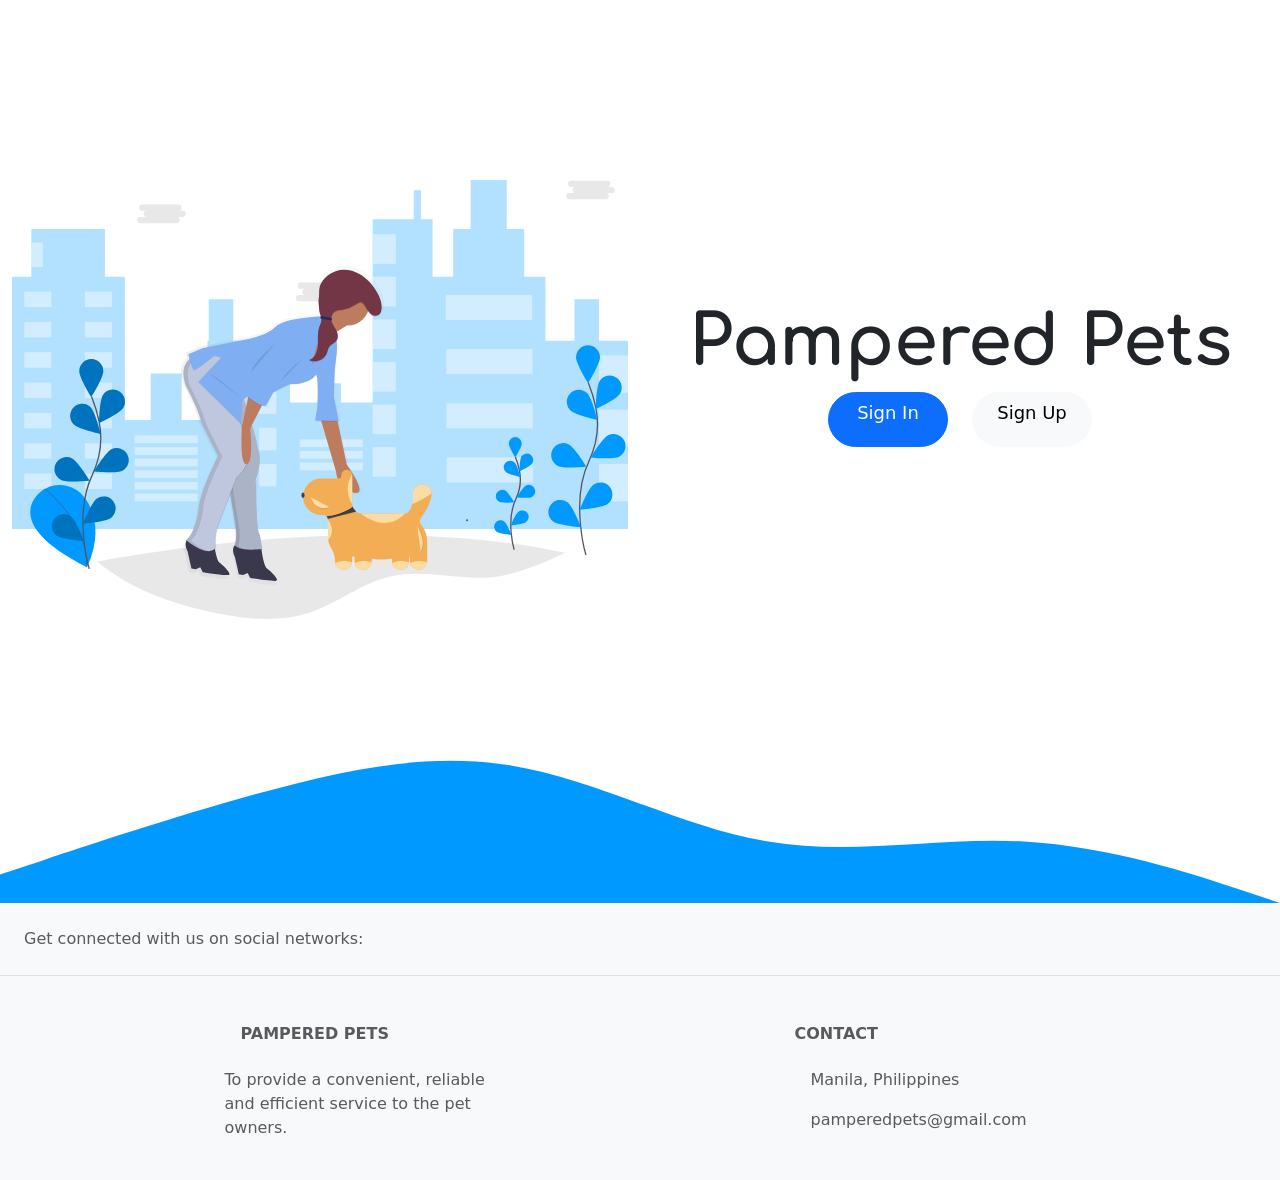
<file: index.html>
<!doctype html>
<html lang="en">
  <head>
    <meta charset="utf-8">
    <meta name="viewport" content="width=device-width, initial-scale=1">
    <link href="assets/style.css" rel="stylesheet">
    <link href="https://cdn.jsdelivr.net/npm/bootstrap@5.0.2/dist/css/bootstrap.min.css" rel="stylesheet" integrity="sha384-EVSTQN3/azprG1Anm3QDgpJLIm9Nao0Yz1ztcQTwFspd3yD65VohhpuuCOmLASjC" crossorigin="anonymous">
    <script src="https://cdn.jsdelivr.net/npm/@popperjs/core@2.9.2/dist/umd/popper.min.js" integrity="sha384-IQsoLXl5PILFhosVNubq5LC7Qb9DXgDA9i+tQ8Zj3iwWAwPtgFTxbJ8NT4GN1R8p" crossorigin="anonymous"></script>
    <script src="https://cdn.jsdelivr.net/npm/bootstrap@5.0.2/dist/js/bootstrap.min.js" integrity="sha384-cVKIPhGWiC2Al4u+LWgxfKTRIcfu0JTxR+EQDz/bgldoEyl4H0zUF0QKbrJ0EcQF" crossorigin="anonymous"></script>
    <title>Pampered Pets</title>
  </head>
  <body>
    
   
    <div class="container-fluid index">
      <div class="row">
          <div class="col-md-6">
            <img src="images/dog.svg" class="pagelog">
          </div>
          <div class="col-md-6">
              <br><br><br><br><br>
              <h1 class="brandtitle"><b>Pampered Pets</b></h1>
              <div class="row">
                <div class="col"></div>
                <div class="col">
                  <a href="signin.html" class="btn btn-primary btns" style="float: right; font-size: 18px; border-radius: 35px;">Sign In</a>
                </div>
                <div class="col">
                  <a href="signup.html" class="btn btn-light btns" style="float: left; font-size: 18px; border-radius: 35px;">Sign Up</a>
                </div>
                <div class="col"></div>                
              </div>
          </div>
      </div>
    </div>
   

    <img src="images/wave.svg" class="footer">
    <!-- Footer -->
<footer class="text-center text-lg-start bg-light text-muted">
  <!-- Section: Social media -->
  <section
    class="d-flex justify-content-center justify-content-lg-between p-4 border-bottom"
  >
    <!-- Left -->
    <div class="me-5 d-none d-lg-block">
      <span>Get connected with us on social networks:</span>
    </div>
    <!-- Left -->

    <!-- Right -->
    <div>
      <a href="" class="me-4 text-reset">
        <i class="fab fa-facebook-f"></i>
      </a>
      <a href="" class="me-4 text-reset">
        <i class="fab fa-twitter"></i>
      </a>
      <a href="" class="me-4 text-reset">
        <i class="fab fa-google"></i>
      </a>
      <a href="" class="me-4 text-reset">
        <i class="fab fa-instagram"></i>
      </a>
      <a href="" class="me-4 text-reset">
        <i class="fab fa-linkedin"></i>
      </a>
      <a href="" class="me-4 text-reset">
        <i class="fab fa-github"></i>
      </a>
    </div>
    <!-- Right -->
  </section>
  <!-- Section: Social media -->

  <!-- Section: Links  -->
  <section class="">
    <div class="container text-center text-md-start mt-5">
      <!-- Grid row -->
      <div class="row mt-3">
        <!-- Grid column -->

        <div class="col-md-3 col-lg-4 col-xl-3 mx-auto mb-4">
          <!-- Content -->
          <h6 class="text-uppercase fw-bold mb-4">
            <i class="fas fa-gem me-3"></i>Pampered Pets
          </h6>
          <p>
           To provide a convenient, reliable and efficient service to the pet owners.
          </p>
        </div>
        <!-- Grid column -->

       
 
        <div class="col-md-4 col-lg-3 col-xl-3 mx-auto mb-md-0 mb-4">
          <!-- Links -->
          <h6 class="text-uppercase fw-bold mb-4">
            Contact
          </h6>
          <p><i class="fas fa-home me-3"></i>Manila, Philippines</p>
          <p>
            <i class="fas fa-envelope me-3"></i>
            pamperedpets@gmail.com
          </p>
     
        </div>
        <!-- Grid column -->
      </div>
      <!-- Grid row -->
    </div>
  </section>

</footer>
<!-- Footer -->

  </body>
</html>
</file>
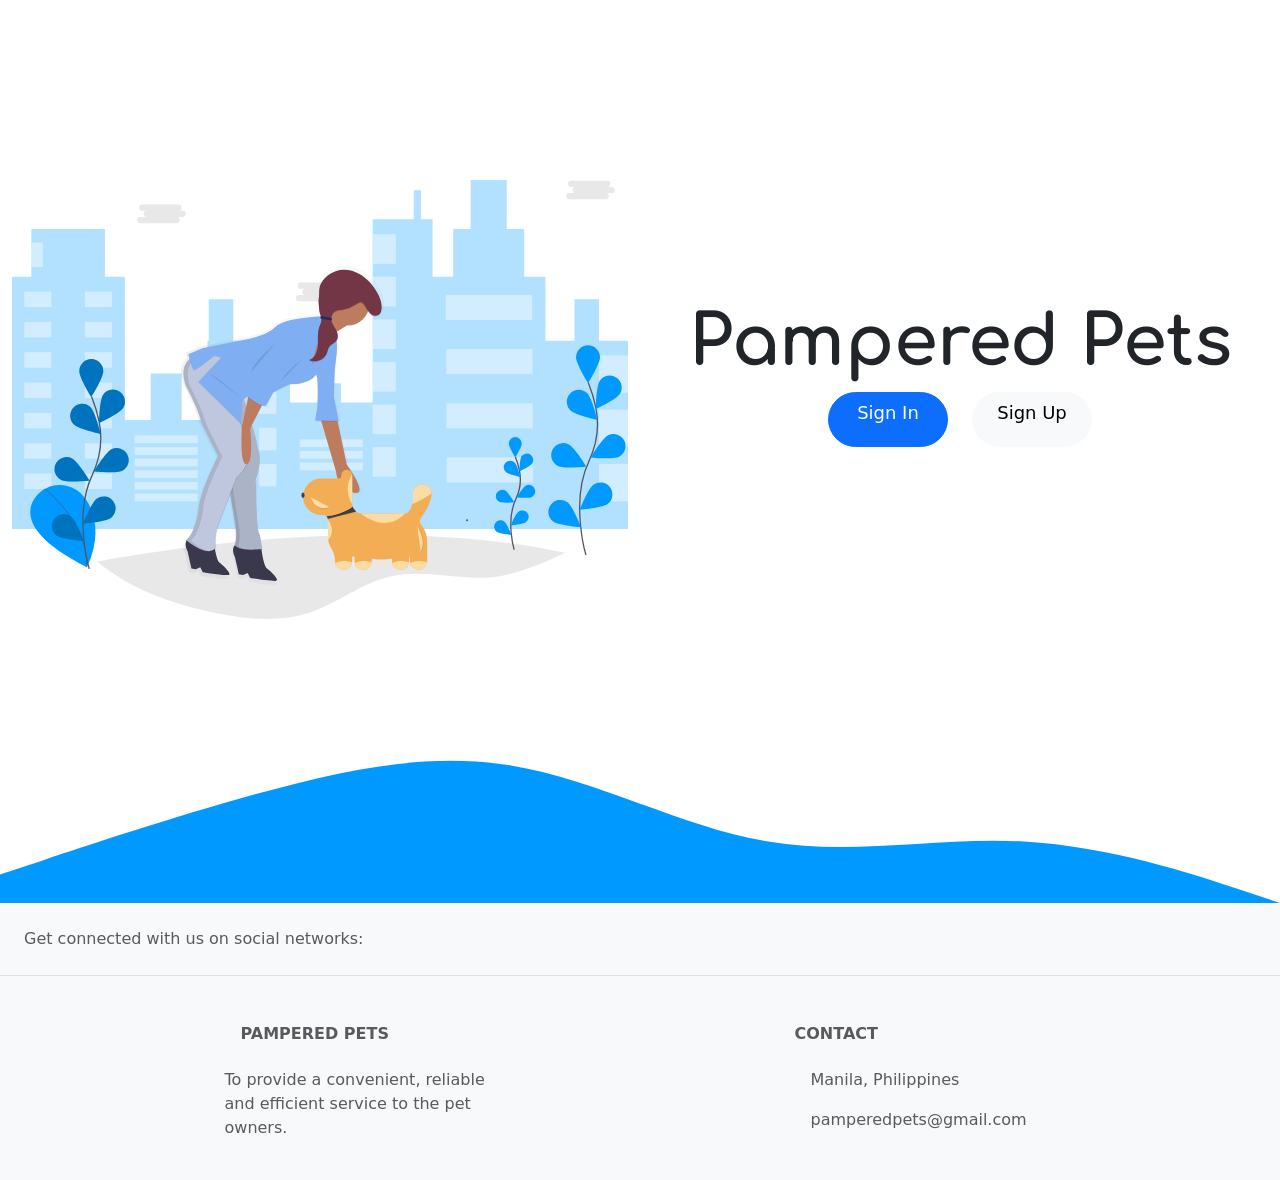
<file: html/index.html>
<!doctype html>
<html lang="en">
  <head>
    <meta charset="utf-8">
    <meta name="viewport" content="width=device-width, initial-scale=1">
    <link href="../assets/style.css" rel="stylesheet">
    <link href="https://cdn.jsdelivr.net/npm/bootstrap@5.0.2/dist/css/bootstrap.min.css" rel="stylesheet" integrity="sha384-EVSTQN3/azprG1Anm3QDgpJLIm9Nao0Yz1ztcQTwFspd3yD65VohhpuuCOmLASjC" crossorigin="anonymous">
    <script src="https://cdn.jsdelivr.net/npm/@popperjs/core@2.9.2/dist/umd/popper.min.js" integrity="sha384-IQsoLXl5PILFhosVNubq5LC7Qb9DXgDA9i+tQ8Zj3iwWAwPtgFTxbJ8NT4GN1R8p" crossorigin="anonymous"></script>
    <script src="https://cdn.jsdelivr.net/npm/bootstrap@5.0.2/dist/js/bootstrap.min.js" integrity="sha384-cVKIPhGWiC2Al4u+LWgxfKTRIcfu0JTxR+EQDz/bgldoEyl4H0zUF0QKbrJ0EcQF" crossorigin="anonymous"></script>
    <title>Pampered Pets</title>
  </head>
  <body>
    <div class="container-fluid index">
      <div class="row">
          <div class="col-md-6">
            <img src="../images/dog.svg" class="pagelog">
          </div>
          <div class="col-md-6">
              <br><br><br><br><br>
              <h1 class="brandtitle"><b>Pampered Pets</b></h1>
              <div class="row">
                <div class="col"></div>
                <div class="col">
                  <a href="../html/signin.html" class="btn btn-primary btns" style="float: right; font-size: 18px; border-radius: 35px;">Sign In</a>
                </div>
                <div class="col">
                  <a href="../html/signup.html" class="btn btn-light btns" style="float: left; font-size: 18px; border-radius: 35px;">Sign Up</a>
                </div>
                <div class="col"></div>                
              </div>
          </div>
      </div>
    </div>
    <img src="../images/wave.svg" class="footer">

    <!-- Footer -->
<footer class="text-center text-lg-start bg-light text-muted">
  <!-- Section: Social media -->
  <section
    class="d-flex justify-content-center justify-content-lg-between p-4 border-bottom"
  >
    <!-- Left -->
    <div class="me-5 d-none d-lg-block">
      <span>Get connected with us on social networks:</span>
    </div>
    <!-- Left -->

    <!-- Right -->
    <div>
      <a href="" class="me-4 text-reset">
        <i class="fab fa-facebook-f"></i>
      </a>
      <a href="" class="me-4 text-reset">
        <i class="fab fa-twitter"></i>
      </a>
      <a href="" class="me-4 text-reset">
        <i class="fab fa-google"></i>
      </a>
      <a href="" class="me-4 text-reset">
        <i class="fab fa-instagram"></i>
      </a>
      <a href="" class="me-4 text-reset">
        <i class="fab fa-linkedin"></i>
      </a>
      <a href="" class="me-4 text-reset">
        <i class="fab fa-github"></i>
      </a>
    </div>
    <!-- Right -->
  </section>
  <!-- Section: Social media -->

  <!-- Section: Links  -->
  <section class="">
    <div class="container text-center text-md-start mt-5">
      <!-- Grid row -->
      <div class="row mt-3">
        <!-- Grid column -->

        <div class="col-md-3 col-lg-4 col-xl-3 mx-auto mb-4">
          <!-- Content -->
          <h6 class="text-uppercase fw-bold mb-4">
            <i class="fas fa-gem me-3"></i>Pampered Pets
          </h6>
          <p>
           To provide a convenient, reliable and efficient service to the pet owners.
          </p>
        </div>
        <!-- Grid column -->

       
 
        <div class="col-md-4 col-lg-3 col-xl-3 mx-auto mb-md-0 mb-4">
          <!-- Links -->
          <h6 class="text-uppercase fw-bold mb-4">
            Contact
          </h6>
          <p><i class="fas fa-home me-3"></i>Manila, Philippines</p>
          <p>
            <i class="fas fa-envelope me-3"></i>
            pamperedpets@gmail.com
          </p>
     
        </div>
        <!-- Grid column -->
      </div>
      <!-- Grid row -->
    </div>
  </section>

</footer>
<!-- Footer -->

  </body>
</html>
</file>
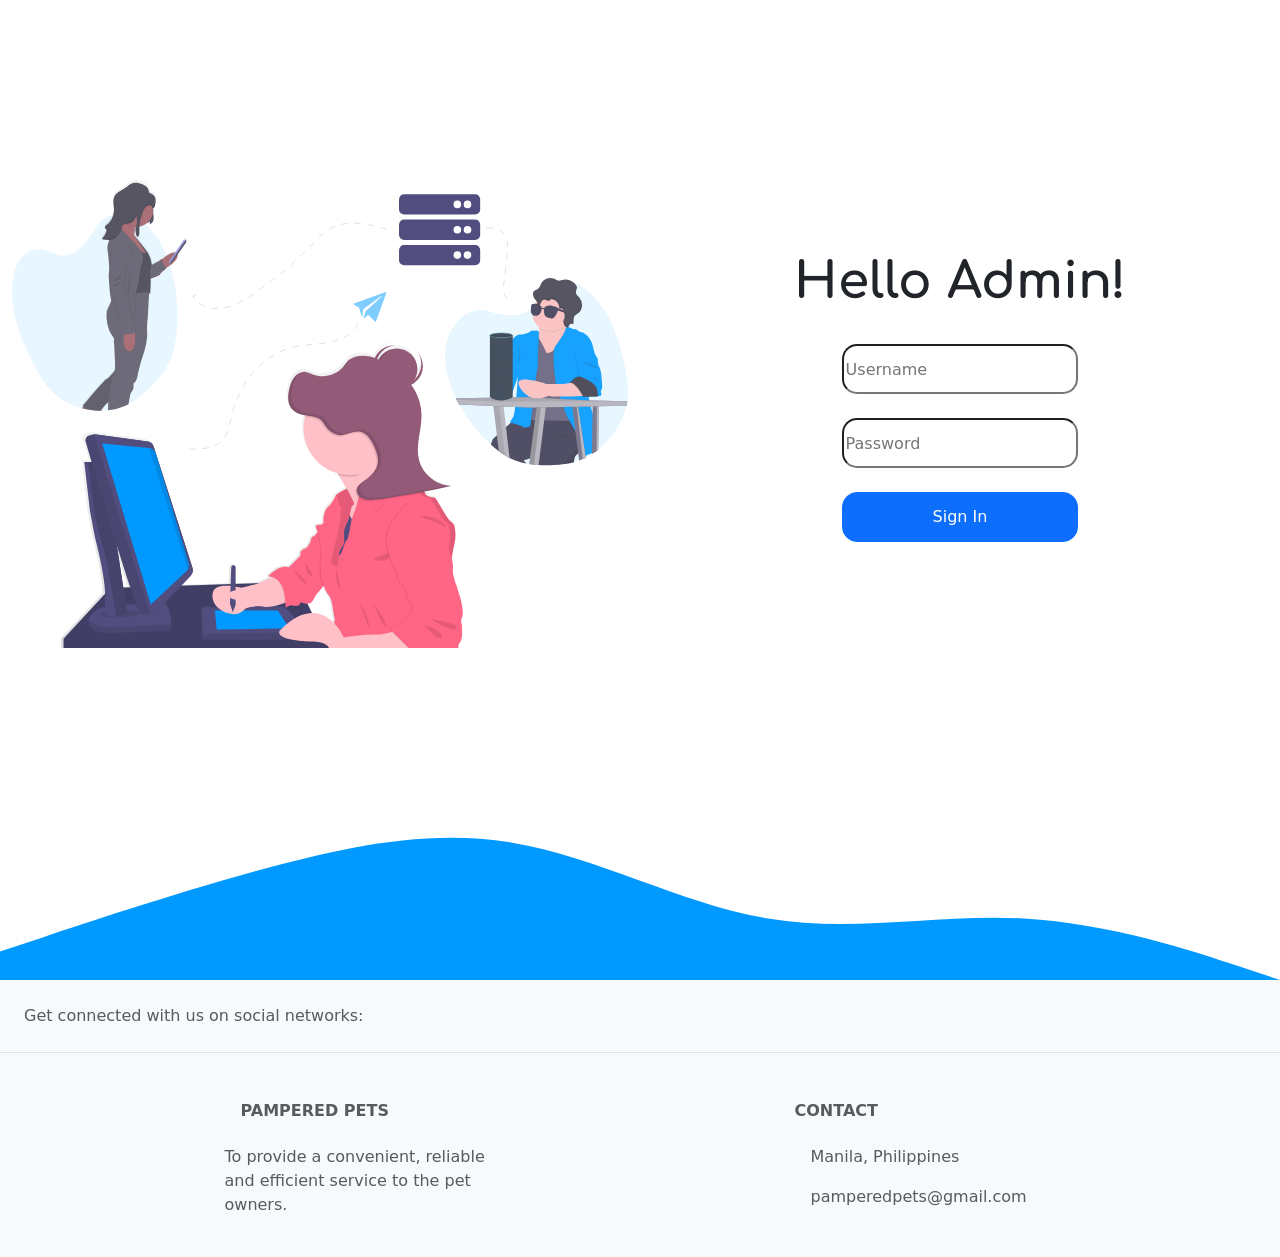
<file: adminsignin.html>
<!doctype html>
<html lang="en">
  <head>
    <meta charset="utf-8">
    <meta name="viewport" content="width=device-width, initial-scale=1">
    <link href="assets/style.css" rel="stylesheet">
    <link href="https://cdn.jsdelivr.net/npm/bootstrap@5.0.2/dist/css/bootstrap.min.css" rel="stylesheet" integrity="sha384-EVSTQN3/azprG1Anm3QDgpJLIm9Nao0Yz1ztcQTwFspd3yD65VohhpuuCOmLASjC" crossorigin="anonymous">
    <script src="https://cdn.jsdelivr.net/npm/@popperjs/core@2.9.2/dist/umd/popper.min.js" integrity="sha384-IQsoLXl5PILFhosVNubq5LC7Qb9DXgDA9i+tQ8Zj3iwWAwPtgFTxbJ8NT4GN1R8p" crossorigin="anonymous"></script>
    <script src="https://cdn.jsdelivr.net/npm/bootstrap@5.0.2/dist/js/bootstrap.min.js" integrity="sha384-cVKIPhGWiC2Al4u+LWgxfKTRIcfu0JTxR+EQDz/bgldoEyl4H0zUF0QKbrJ0EcQF" crossorigin="anonymous"></script>
    <title>Sign In | Pampered Pets</title>
  </head>
  <body>
    
    <div class="container-fluid index">
      <div class="row">
          <div class="col-md-6">
              <div class="text-center">
                <img src="images/adminsign.svg" class="pagelog">
              </div>
          </div>
          <div class="col-md-6">
              <br><br><br>
                <h1 class="brandtitle" style="font-size: 50px;"><b>Hello Admin!</b></h1><br>
                <div class="row">
                    <div class="col-md-3"></div>
                    <div class="col-md-6">
                        <div style="text-align: center;">
                            <form method="POST" action ="actions/adminsignin.php">
                            <input type="text" class="inplog" placeholder="Username" name="username" required><br><br>
                            <input type="password" class="inplog" placeholder="Password" name="password" required><br><br>
                            <button type="submit" class="inplog btn btn-primary" name="signin" style="border-radius:15px;">Sign In</button><br>
                            </form>
                        </div>
                  </div>
                 <div class="col-md-3"></div>
                </div>
              </div>  
          </div>
      </div>
    </div>
   
<br><br>
    <img src="images/wave.svg" class="footer">
    <!-- Footer -->
<footer class="text-center text-lg-start bg-light text-muted">
  <!-- Section: Social media -->
  <section
    class="d-flex justify-content-center justify-content-lg-between p-4 border-bottom"
  >
    <!-- Left -->
    <div class="me-5 d-none d-lg-block">
      <span>Get connected with us on social networks:</span>
    </div>
    <!-- Left -->

    <!-- Right -->
    <div>
      <a href="" class="me-4 text-reset">
        <i class="fab fa-facebook-f"></i>
      </a>
      <a href="" class="me-4 text-reset">
        <i class="fab fa-twitter"></i>
      </a>
      <a href="" class="me-4 text-reset">
        <i class="fab fa-google"></i>
      </a>
      <a href="" class="me-4 text-reset">
        <i class="fab fa-instagram"></i>
      </a>
      <a href="" class="me-4 text-reset">
        <i class="fab fa-linkedin"></i>
      </a>
      <a href="" class="me-4 text-reset">
        <i class="fab fa-github"></i>
      </a>
    </div>
    <!-- Right -->
  </section>
  <!-- Section: Social media -->

  <!-- Section: Links  -->
  <section class="">
    <div class="container text-center text-md-start mt-5">
      <!-- Grid row -->
      <div class="row mt-3">
        <!-- Grid column -->

        <div class="col-md-3 col-lg-4 col-xl-3 mx-auto mb-4">
          <!-- Content -->
          <h6 class="text-uppercase fw-bold mb-4">
            <i class="fas fa-gem me-3"></i>Pampered Pets
          </h6>
          <p>
           To provide a convenient, reliable and efficient service to the pet owners.
          </p>
        </div>
        <!-- Grid column -->

       
 
        <div class="col-md-4 col-lg-3 col-xl-3 mx-auto mb-md-0 mb-4">
          <!-- Links -->
          <h6 class="text-uppercase fw-bold mb-4">
            Contact
          </h6>
          <p><i class="fas fa-home me-3"></i>Manila, Philippines</p>
          <p>
            <i class="fas fa-envelope me-3"></i>
            pamperedpets@gmail.com
          </p>
     
        </div>
        <!-- Grid column -->
      </div>
      <!-- Grid row -->
    </div>
  </section>

</footer>
<!-- Footer -->

  </body>
</html>
</file>
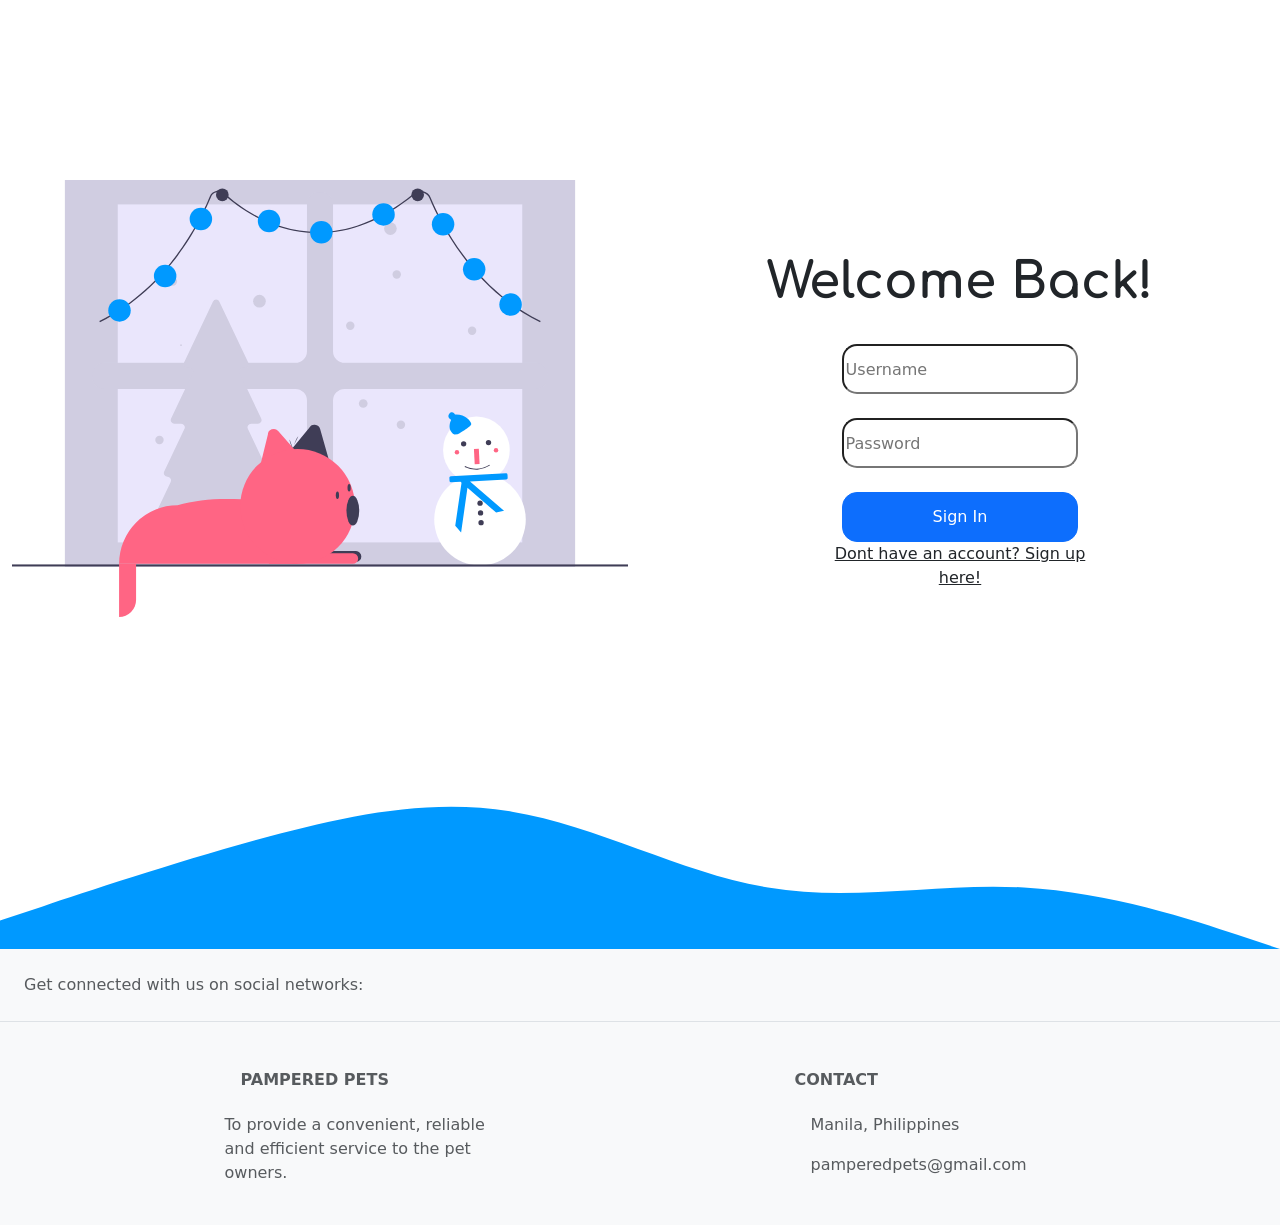
<file: signin.html>
<!doctype html>
<html lang="en">
  <head>
    <meta charset="utf-8">
    <meta name="viewport" content="width=device-width, initial-scale=1">
    <link href="assets/style.css" rel="stylesheet">
    <link href="https://cdn.jsdelivr.net/npm/bootstrap@5.0.2/dist/css/bootstrap.min.css" rel="stylesheet" integrity="sha384-EVSTQN3/azprG1Anm3QDgpJLIm9Nao0Yz1ztcQTwFspd3yD65VohhpuuCOmLASjC" crossorigin="anonymous">
    <script src="https://cdn.jsdelivr.net/npm/@popperjs/core@2.9.2/dist/umd/popper.min.js" integrity="sha384-IQsoLXl5PILFhosVNubq5LC7Qb9DXgDA9i+tQ8Zj3iwWAwPtgFTxbJ8NT4GN1R8p" crossorigin="anonymous"></script>
    <script src="https://cdn.jsdelivr.net/npm/bootstrap@5.0.2/dist/js/bootstrap.min.js" integrity="sha384-cVKIPhGWiC2Al4u+LWgxfKTRIcfu0JTxR+EQDz/bgldoEyl4H0zUF0QKbrJ0EcQF" crossorigin="anonymous"></script>
    <title>Sign In | Pampered Pets</title>
  </head>
  <body>
    
    <div class="container-fluid index">
      <div class="row">
          <div class="col-md-6">
            <img src="images/signin.svg" class="pagelog">
           </div>
             <div class="col-md-6">
               <br><br><br>
                <h1 class="brandtitle" style="font-size: 50px;"><b>Welcome Back!</b></h1><br>
                <div class="row">
                    <div class="col-md-3"></div>
                    <div class="col-md-6">
                        <div style="text-align: center;">
                            <form method="POST" action="actions/signincont.php">
                            <input type="text" class="inplog" placeholder="Username" name="username" required><br><br>
                            <input type="password" class="inplog" placeholder="Password" name="password" required><br><br>
                            <button type="submit" class="inplog btn btn-primary" name="signin" style="border-radius:15px;">Sign In</button><br>
                            <a class="text-dark" href="signup.html">Dont have an account? Sign up here!</a>
                            </form>
                        </div>
                  </div>
                 <div class="col-md-3"></div>
                </div>
              </div>  
          </div>
      </div>
    </div>
   
<br><br>
    <img src="images/wave.svg" class="footer">
    <!-- Footer -->
<footer class="text-center text-lg-start bg-light text-muted">
  <!-- Section: Social media -->
  <section
    class="d-flex justify-content-center justify-content-lg-between p-4 border-bottom"
  >
    <!-- Left -->
    <div class="me-5 d-none d-lg-block">
      <span>Get connected with us on social networks:</span>
    </div>
    <!-- Left -->

    <!-- Right -->
    <div>
      <a href="" class="me-4 text-reset">
        <i class="fab fa-facebook-f"></i>
      </a>
      <a href="" class="me-4 text-reset">
        <i class="fab fa-twitter"></i>
      </a>
      <a href="" class="me-4 text-reset">
        <i class="fab fa-google"></i>
      </a>
      <a href="" class="me-4 text-reset">
        <i class="fab fa-instagram"></i>
      </a>
      <a href="" class="me-4 text-reset">
        <i class="fab fa-linkedin"></i>
      </a>
      <a href="" class="me-4 text-reset">
        <i class="fab fa-github"></i>
      </a>
    </div>
    <!-- Right -->
  </section>
  <!-- Section: Social media -->

  <!-- Section: Links  -->
  <section class="">
    <div class="container text-center text-md-start mt-5">
      <!-- Grid row -->
      <div class="row mt-3">
        <!-- Grid column -->

        <div class="col-md-3 col-lg-4 col-xl-3 mx-auto mb-4">
          <!-- Content -->
          <h6 class="text-uppercase fw-bold mb-4">
            <i class="fas fa-gem me-3"></i>Pampered Pets
          </h6>
          <p>
           To provide a convenient, reliable and efficient service to the pet owners.
          </p>
        </div>
        <!-- Grid column -->

       
 
        <div class="col-md-4 col-lg-3 col-xl-3 mx-auto mb-md-0 mb-4">
          <!-- Links -->
          <h6 class="text-uppercase fw-bold mb-4">
            Contact
          </h6>
          <p><i class="fas fa-home me-3"></i>Manila, Philippines</p>
          <p>
            <i class="fas fa-envelope me-3"></i>
            pamperedpets@gmail.com
          </p>
     
        </div>
        <!-- Grid column -->
      </div>
      <!-- Grid row -->
    </div>
  </section>

</footer>
<!-- Footer -->

  </body>
</html>
</file>
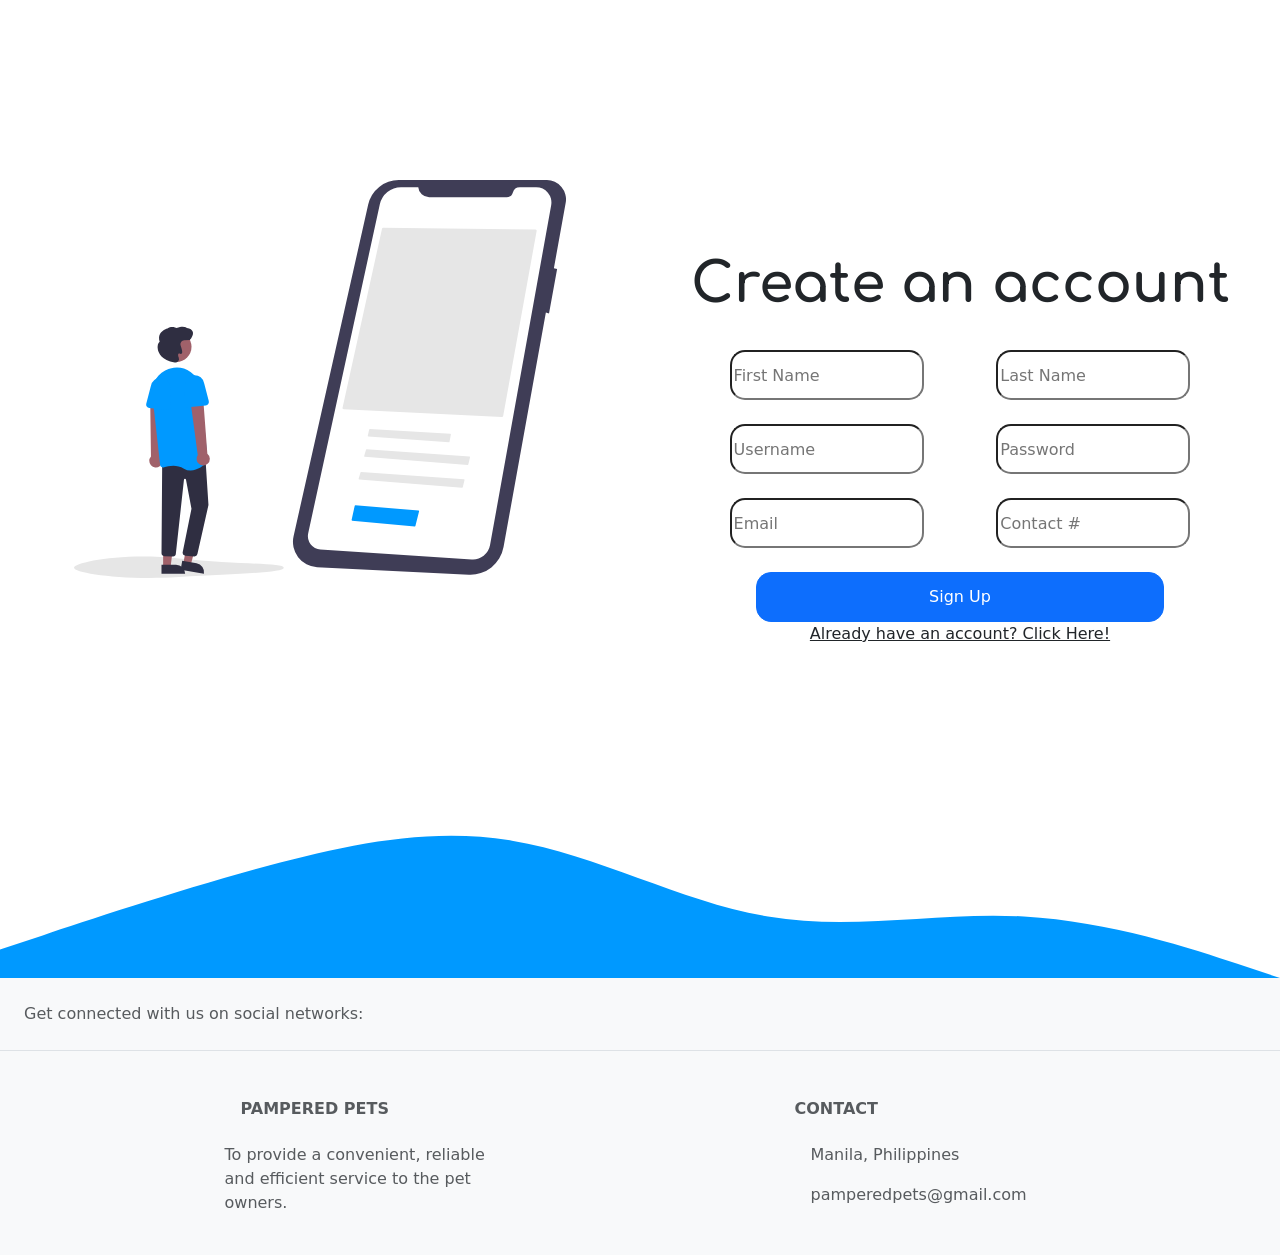
<file: signup.html>
<!doctype html>
<html lang="en">
  <head>
    <meta charset="utf-8">
    <meta name="viewport" content="width=device-width, initial-scale=1">
    <link href="assets/style.css" rel="stylesheet">
    <link href="https://cdn.jsdelivr.net/npm/bootstrap@5.0.2/dist/css/bootstrap.min.css" rel="stylesheet" integrity="sha384-EVSTQN3/azprG1Anm3QDgpJLIm9Nao0Yz1ztcQTwFspd3yD65VohhpuuCOmLASjC" crossorigin="anonymous">
    <script src="https://cdn.jsdelivr.net/npm/@popperjs/core@2.9.2/dist/umd/popper.min.js" integrity="sha384-IQsoLXl5PILFhosVNubq5LC7Qb9DXgDA9i+tQ8Zj3iwWAwPtgFTxbJ8NT4GN1R8p" crossorigin="anonymous"></script>
    <script src="https://cdn.jsdelivr.net/npm/bootstrap@5.0.2/dist/js/bootstrap.min.js" integrity="sha384-cVKIPhGWiC2Al4u+LWgxfKTRIcfu0JTxR+EQDz/bgldoEyl4H0zUF0QKbrJ0EcQF" crossorigin="anonymous"></script>
    <title>Sign Up | Pampered Pets</title>
  </head>
  <body>
    
    <div class="container-fluid index">
      <div class="row">
          <div class="col-md-6">
              <div class="text-center">
                <img src="images/signup.svg" style="width: 80%;">
              </div>
          </div>
          <div class="col-md-6">
              <br><br><br>
                <h1 class="brandtitle text-center" style="font-size: 55px;"><b>Create an account</b></h1><br>
                <div class="row">
                     <div class="col-md-1"></div>
                        
                     <div class="col-md-10">
                         <div class="row">
                             <div class="col-md-6">
                             <form method="POST" action="actions/signupcont.php">
                                <div class="text-center">
                                <input type="text" class="inplog" placeholder="First Name" name="fname" required><br><br>
                                <input type="text" class="inplog" placeholder="Username" name="username" required><br><br>
                                <input type="email" class="inplog" placeholder="Email" name="email" required><br><br>
                                </div>
                                </div> 
                     
                             <div class="col-md-6">
                                <div class="text-center">
                                <input type="text" class="inplog" placeholder="Last Name" name="lname" required><br><br>
                                <input type="password" class="inplog" placeholder="Password" name="password" required><br><br>
                                <input type="number" class="inplog" placeholder="Contact #" name="contact" required><br><br>
                              </div>
                              
                              </div> 
                           </div>
                           <div class="text-center">
                              <button type="submit " class="inplog btn btn-primary" name="signup" style="border-radius:15px;">Sign Up</button><br>
                              <a class="text-dark" href="signin.html">Already have an account? Click Here!</a>
                            </form>
                           </div>
                           
                     </div>
                        
                         
                      <div class="col-md-1"></div>
                </div>
              </div>  
          </div>
      </div>
    </div>
   


<br><br>
    <img src="images/wave.svg" class="footer">
    <!-- Footer -->
<footer class="text-center text-lg-start bg-light text-muted">
  <!-- Section: Social media -->
  <section
    class="d-flex justify-content-center justify-content-lg-between p-4 border-bottom"
  >
    <!-- Left -->
    <div class="me-5 d-none d-lg-block">
      <span>Get connected with us on social networks:</span>
    </div>
    <!-- Left -->

    <!-- Right -->
    <div>
      <a href="" class="me-4 text-reset">
        <i class="fab fa-facebook-f"></i>
      </a>
      <a href="" class="me-4 text-reset">
        <i class="fab fa-twitter"></i>
      </a>
      <a href="" class="me-4 text-reset">
        <i class="fab fa-google"></i>
      </a>
      <a href="" class="me-4 text-reset">
        <i class="fab fa-instagram"></i>
      </a>
      <a href="" class="me-4 text-reset">
        <i class="fab fa-linkedin"></i>
      </a>
      <a href="" class="me-4 text-reset">
        <i class="fab fa-github"></i>
      </a>
    </div>
    <!-- Right -->
  </section>
  <!-- Section: Social media -->

  <!-- Section: Links  -->
  <section class="">
    <div class="container text-center text-md-start mt-5">
      <!-- Grid row -->
      <div class="row mt-3">
        <!-- Grid column -->

        <div class="col-md-3 col-lg-4 col-xl-3 mx-auto mb-4">
          <!-- Content -->
          <h6 class="text-uppercase fw-bold mb-4">
            <i class="fas fa-gem me-3"></i>Pampered Pets
          </h6>
          <p>
           To provide a convenient, reliable and efficient service to the pet owners.
          </p>
        </div>
        <!-- Grid column -->

       
 
        <div class="col-md-4 col-lg-3 col-xl-3 mx-auto mb-md-0 mb-4">
          <!-- Links -->
          <h6 class="text-uppercase fw-bold mb-4">
            Contact
          </h6>
          <p><i class="fas fa-home me-3"></i>Manila, Philippines</p>
          <p>
            <i class="fas fa-envelope me-3"></i>
            pamperedpets@gmail.com
          </p>
     
        </div>
        <!-- Grid column -->
      </div>
      <!-- Grid row -->
    </div>
  </section>

</footer>
<!-- Footer -->

  </body>
</html>
</file>
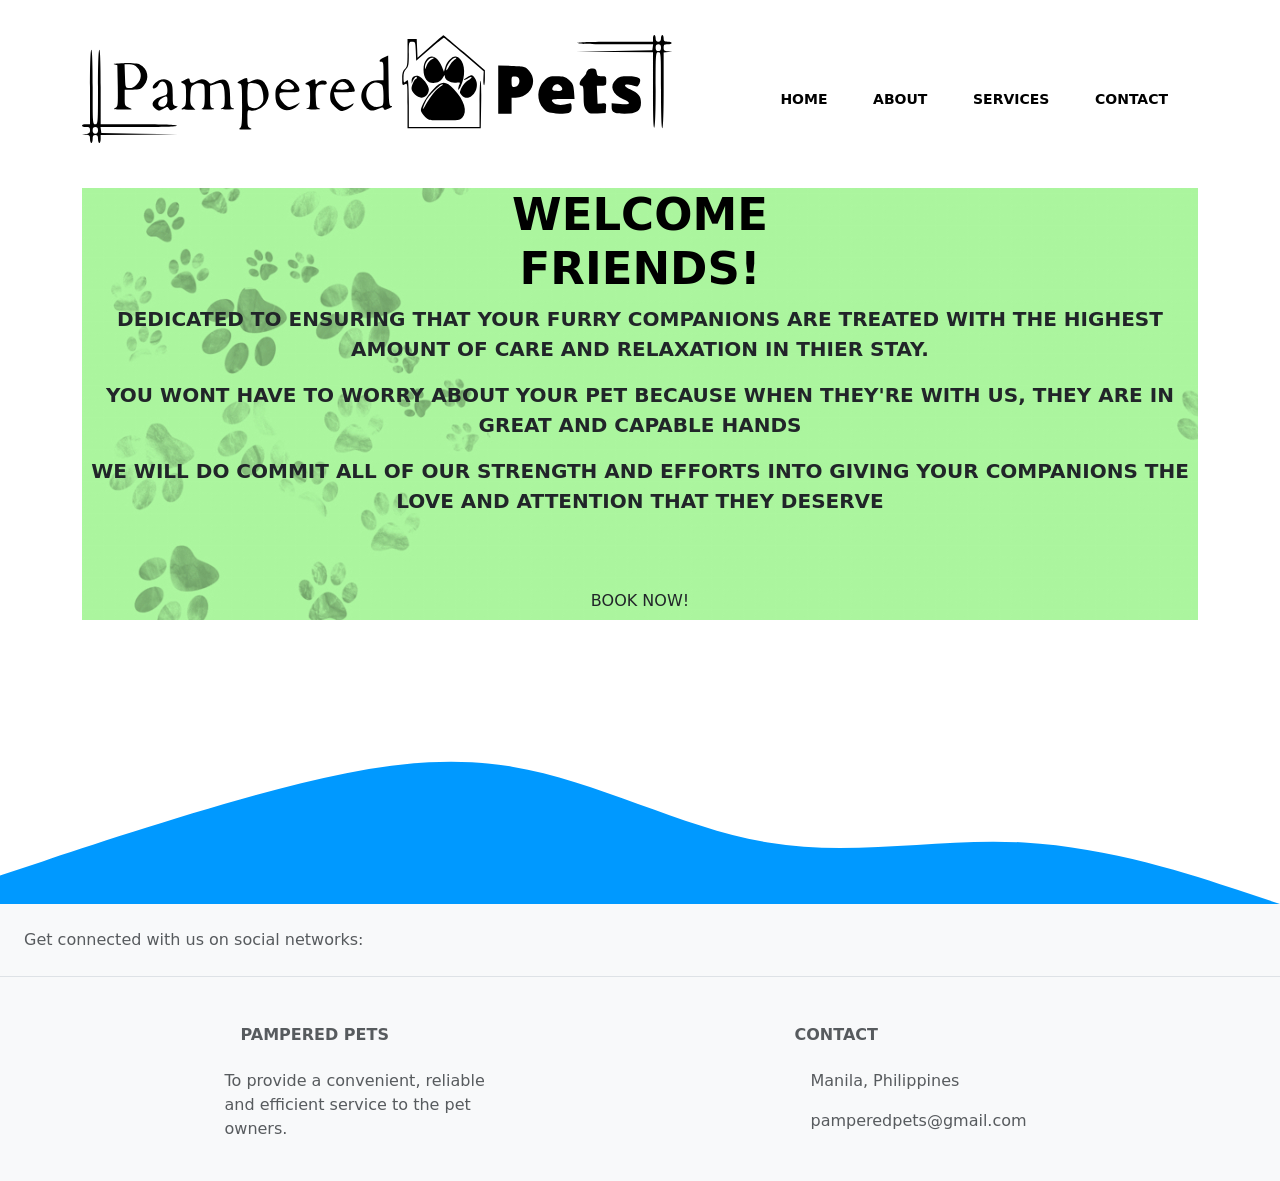
<file: html/aboutpage.html>
<!DOCTYPE hmtl>
<html>
    <head>
        <meta charset="UTF-8">
        <meta name="viewport" content="width=device-width, initial-scale=1">
        <title> Pampered Paws </title>
        <link rel="stylesheet" href="../assets/page.css">
        <link href="https://cdn.jsdelivr.net/npm/bootstrap@5.0.2/dist/css/bootstrap.min.css" rel="stylesheet" integrity="sha384-EVSTQN3/azprG1Anm3QDgpJLIm9Nao0Yz1ztcQTwFspd3yD65VohhpuuCOmLASjC" crossorigin="anonymous">
        <script src="https://cdn.jsdelivr.net/npm/@popperjs/core@2.9.2/dist/umd/popper.min.js" integrity="sha384-IQsoLXl5PILFhosVNubq5LC7Qb9DXgDA9i+tQ8Zj3iwWAwPtgFTxbJ8NT4GN1R8p" crossorigin="anonymous"></script>
        <script src="https://cdn.jsdelivr.net/npm/bootstrap@5.0.2/dist/js/bootstrap.min.js" integrity="sha384-cVKIPhGWiC2Al4u+LWgxfKTRIcfu0JTxR+EQDz/bgldoEyl4H0zUF0QKbrJ0EcQF" crossorigin="anonymous"></script>
    </head>
<body>

    <header class="container">
            <img src="../images/Pampered.svg" alt="logo" class="logo">
        <nav>
            <a  href="../html/hompage.html">HOME</a> 
            <a  href="../html/aboutpage.html">ABOUT</a>
            <a  href="#">SERVICES</a>
            <a  href="#">CONTACT</a>
        </nav>
    </header>

    <div class="container">
        <div class="intro">
            <h1 class="intro-title">Welcome <br> Friends!</h1>
            <p>
                Dedicated to ensuring that your furry companions are treated with the highest amount of care and relaxation in thier stay.
            </p>
            <p>
                You wont have to worry about your pet because when they're with us, they are in great and capable hands
            </p>
            <p>
                We will do commit all of our strength and efforts into giving your companions the love and attention that they deserve
            </p>
            <br>
            <a href="" class="btn">Book Now!</a>

        </div>
    </div> 

    <img src="../images/wave.svg" class="footer">
    <!-- Footer -->
<footer class="text-center text-lg-start bg-light text-muted">
  <!-- Section: Social media -->
  <section
    class="d-flex justify-content-center justify-content-lg-between p-4 border-bottom"
  >
    <!-- Left -->
    <div class="me-5 d-none d-lg-block">
      <span>Get connected with us on social networks:</span>
    </div>
    <!-- Left -->

    <!-- Right -->
    <div>
      <a href="" class="me-4 text-reset">
        <i class="fab fa-facebook-f"></i>
      </a>
      <a href="" class="me-4 text-reset">
        <i class="fab fa-twitter"></i>
      </a>
      <a href="" class="me-4 text-reset">
        <i class="fab fa-google"></i>
      </a>
      <a href="" class="me-4 text-reset">
        <i class="fab fa-instagram"></i>
      </a>
      <a href="" class="me-4 text-reset">
        <i class="fab fa-linkedin"></i>
      </a>
      <a href="" class="me-4 text-reset">
        <i class="fab fa-github"></i>
      </a>
    </div>
    <!-- Right -->
  </section>
  <!-- Section: Social media -->

  <!-- Section: Links  -->
  <section class="">
    <div class="container text-center text-md-start mt-5">
      <!-- Grid row -->
      <div class="row mt-3">
        <!-- Grid column -->

        <div class="col-md-3 col-lg-4 col-xl-3 mx-auto mb-4">
          <!-- Content -->
          <h6 class="text-uppercase fw-bold mb-4">
            <i class="fas fa-gem me-3"></i>Pampered Pets
          </h6>
          <p>
           To provide a convenient, reliable and efficient service to the pet owners.
          </p>
        </div>
        <!-- Grid column -->

       
 
        <div class="col-md-4 col-lg-3 col-xl-3 mx-auto mb-md-0 mb-4">
          <!-- Links -->
          <h6 class="text-uppercase fw-bold mb-4">
            Contact
          </h6>
          <p><i class="fas fa-home me-3"></i>Manila, Philippines</p>
          <p>
            <i class="fas fa-envelope me-3"></i>
            pamperedpets@gmail.com
          </p>
     
        </div>
        <!-- Grid column -->
      </div>
      <!-- Grid row -->
    </div>
  </section>

</footer>
<!-- Footer -->

</body>
</html>
</file>
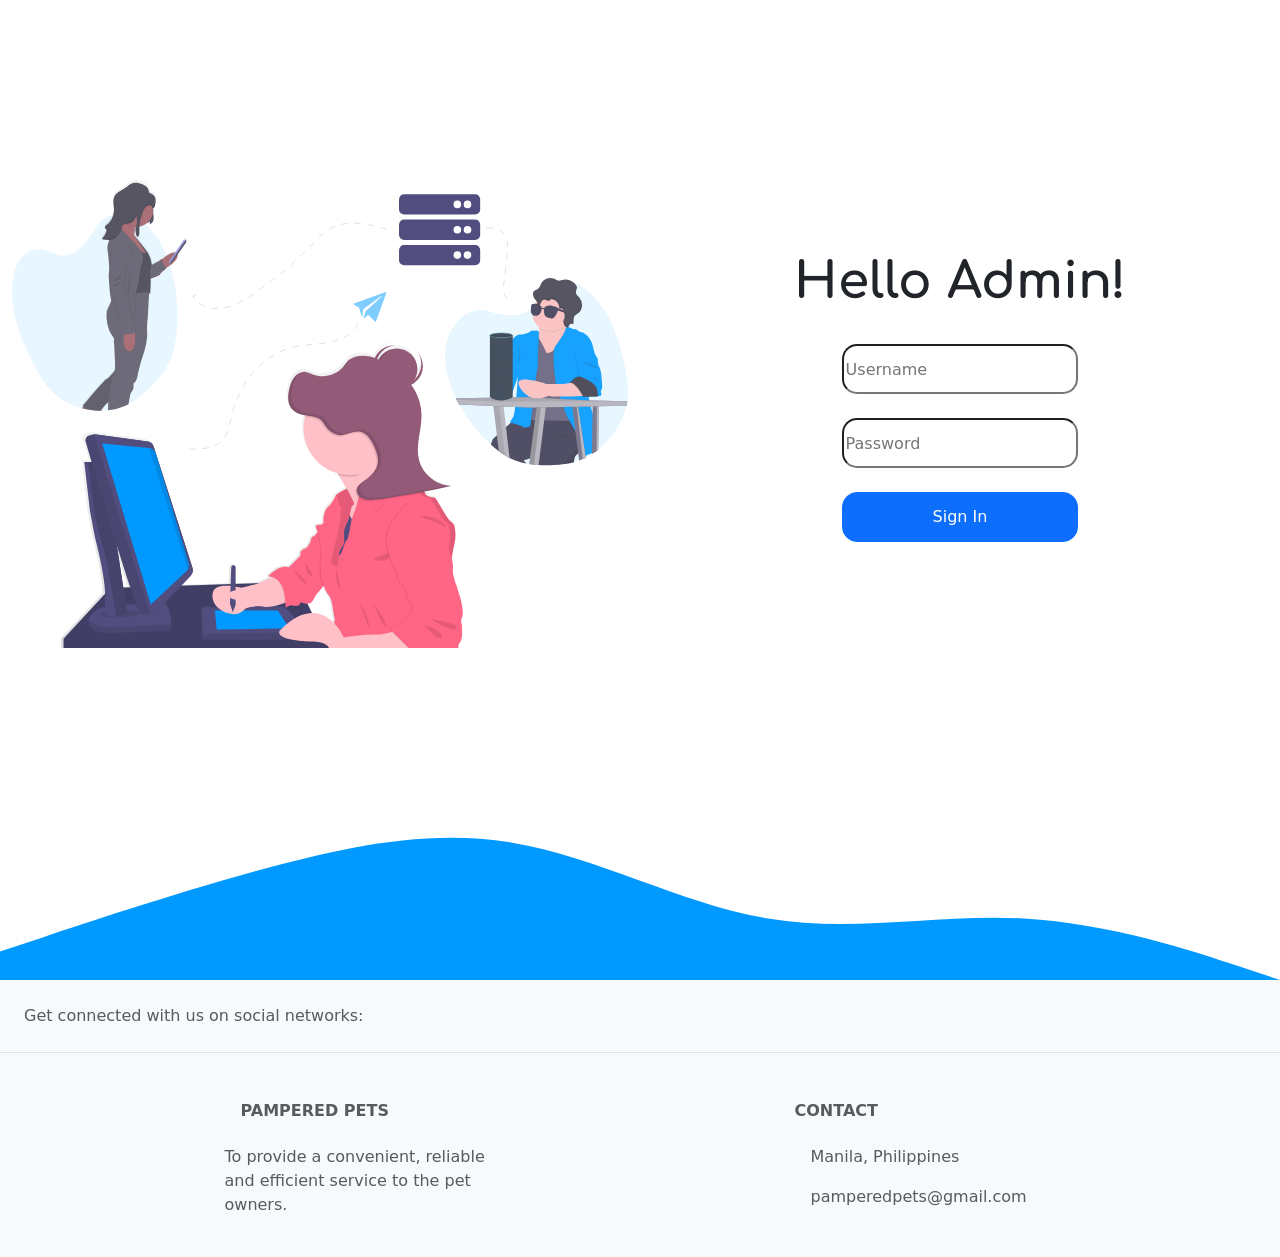
<file: html/adminsignin.html>
<!doctype html>
<html lang="en">
  <head>
    <meta charset="utf-8">
    <meta name="viewport" content="width=device-width, initial-scale=1">
    <link href="../assets/style.css" rel="stylesheet">
    <link href="https://cdn.jsdelivr.net/npm/bootstrap@5.0.2/dist/css/bootstrap.min.css" rel="stylesheet" integrity="sha384-EVSTQN3/azprG1Anm3QDgpJLIm9Nao0Yz1ztcQTwFspd3yD65VohhpuuCOmLASjC" crossorigin="anonymous">
    <script src="https://cdn.jsdelivr.net/npm/@popperjs/core@2.9.2/dist/umd/popper.min.js" integrity="sha384-IQsoLXl5PILFhosVNubq5LC7Qb9DXgDA9i+tQ8Zj3iwWAwPtgFTxbJ8NT4GN1R8p" crossorigin="anonymous"></script>
    <script src="https://cdn.jsdelivr.net/npm/bootstrap@5.0.2/dist/js/bootstrap.min.js" integrity="sha384-cVKIPhGWiC2Al4u+LWgxfKTRIcfu0JTxR+EQDz/bgldoEyl4H0zUF0QKbrJ0EcQF" crossorigin="anonymous"></script>
    <title>Sign In | Pampered Pets</title>
  </head>
  <body>
    
    <div class="container-fluid index">
      <div class="row">
          <div class="col-md-6">
              <div class="text-center">
                <img src="../images/adminsign.svg" class="pagelog">
              </div>
          </div>
          <div class="col-md-6">
              <br><br><br>
                <h1 class="brandtitle" style="font-size: 50px;"><b>Hello Admin!</b></h1><br>
                <div class="row">
                    <div class="col-md-3"></div>
                    <div class="col-md-6">
                        <div style="text-align: center;">
                            <form method="POST" action ="actions/adminsignin.php">
                            <input type="text" class="inplog" placeholder="Username" name="username" required><br><br>
                            <input type="password" class="inplog" placeholder="Password" name="password" required><br><br>
                            <button type="submit" class="inplog btn btn-primary" name="signin" style="border-radius:15px;">Sign In</button><br>
                            </form>
                        </div>
                  </div>
                 <div class="col-md-3"></div>
                </div>
              </div>  
          </div>
      </div>
    </div>
   
<br><br>
    <img src="../images/wave.svg" class="footer">
    <!-- Footer -->
<footer class="text-center text-lg-start bg-light text-muted">
  <!-- Section: Social media -->
  <section
    class="d-flex justify-content-center justify-content-lg-between p-4 border-bottom"
  >
    <!-- Left -->
    <div class="me-5 d-none d-lg-block">
      <span>Get connected with us on social networks:</span>
    </div>
    <!-- Left -->

    <!-- Right -->
    <div>
      <a href="" class="me-4 text-reset">
        <i class="fab fa-facebook-f"></i>
      </a>
      <a href="" class="me-4 text-reset">
        <i class="fab fa-twitter"></i>
      </a>
      <a href="" class="me-4 text-reset">
        <i class="fab fa-google"></i>
      </a>
      <a href="" class="me-4 text-reset">
        <i class="fab fa-instagram"></i>
      </a>
      <a href="" class="me-4 text-reset">
        <i class="fab fa-linkedin"></i>
      </a>
      <a href="" class="me-4 text-reset">
        <i class="fab fa-github"></i>
      </a>
    </div>
    <!-- Right -->
  </section>
  <!-- Section: Social media -->

  <!-- Section: Links  -->
  <section class="">
    <div class="container text-center text-md-start mt-5">
      <!-- Grid row -->
      <div class="row mt-3">
        <!-- Grid column -->

        <div class="col-md-3 col-lg-4 col-xl-3 mx-auto mb-4">
          <!-- Content -->
          <h6 class="text-uppercase fw-bold mb-4">
            <i class="fas fa-gem me-3"></i>Pampered Pets
          </h6>
          <p>
           To provide a convenient, reliable and efficient service to the pet owners.
          </p>
        </div>
        <!-- Grid column -->

       
 
        <div class="col-md-4 col-lg-3 col-xl-3 mx-auto mb-md-0 mb-4">
          <!-- Links -->
          <h6 class="text-uppercase fw-bold mb-4">
            Contact
          </h6>
          <p><i class="fas fa-home me-3"></i>Manila, Philippines</p>
          <p>
            <i class="fas fa-envelope me-3"></i>
            pamperedpets@gmail.com
          </p>
     
        </div>
        <!-- Grid column -->
      </div>
      <!-- Grid row -->
    </div>
  </section>

</footer>
<!-- Footer -->

  </body>
</html>
</file>
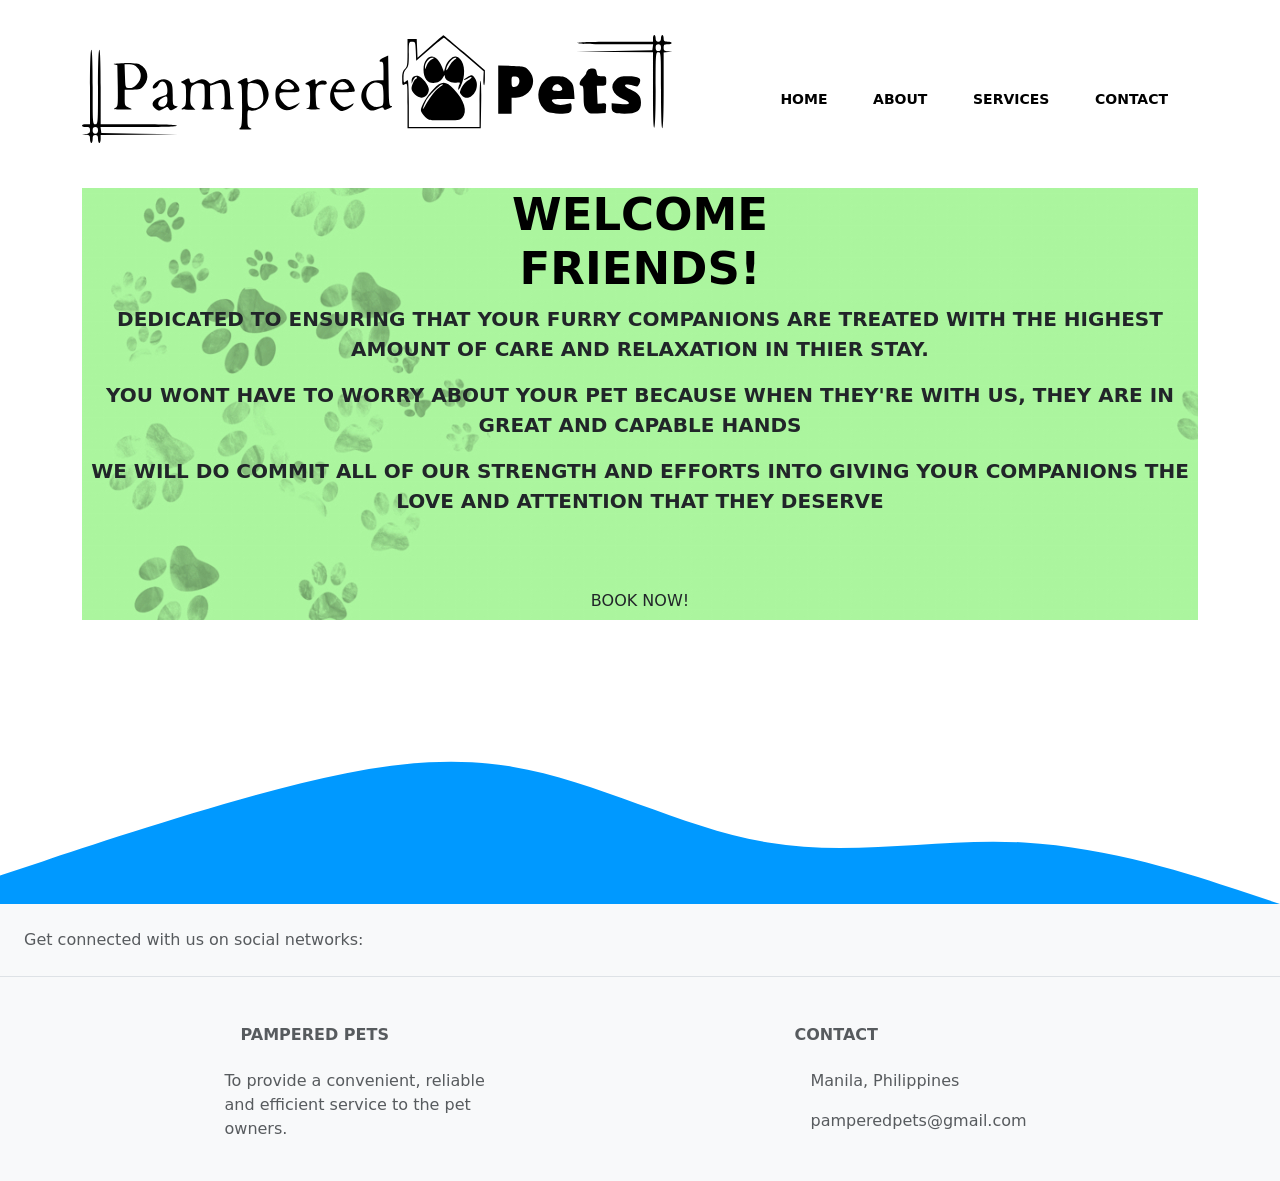
<file: html/hompage.html>
<!DOCTYPE hmtl>
<html>
    <head>
        <meta charset="UTF-8">
        <meta name="viewport" content="width=device-width, initial-scale=1">
        <title> Pampered Paws </title>
        <link rel="stylesheet" href="../assets/page.css">
        <link href="https://cdn.jsdelivr.net/npm/bootstrap@5.0.2/dist/css/bootstrap.min.css" rel="stylesheet" integrity="sha384-EVSTQN3/azprG1Anm3QDgpJLIm9Nao0Yz1ztcQTwFspd3yD65VohhpuuCOmLASjC" crossorigin="anonymous">
        <script src="https://cdn.jsdelivr.net/npm/@popperjs/core@2.9.2/dist/umd/popper.min.js" integrity="sha384-IQsoLXl5PILFhosVNubq5LC7Qb9DXgDA9i+tQ8Zj3iwWAwPtgFTxbJ8NT4GN1R8p" crossorigin="anonymous"></script>
        <script src="https://cdn.jsdelivr.net/npm/bootstrap@5.0.2/dist/js/bootstrap.min.js" integrity="sha384-cVKIPhGWiC2Al4u+LWgxfKTRIcfu0JTxR+EQDz/bgldoEyl4H0zUF0QKbrJ0EcQF" crossorigin="anonymous"></script>
    </head>
<body>

    <header class="container">
            <img src="../images/Pampered.svg" alt="logo" class="logo">
        <nav>
            <a  href="#">HOME</a> 
            <a  href="#">ABOUT</a>
            <a  href="#">SERVICES</a>
            <a  href="#">CONTACT</a>
        </nav>
    </header>

    <div class="container">
        <div class="intro">
            <h1 class="intro-title">Welcome <br> Friends!</h1>
            <p>
                Dedicated to ensuring that your furry companions are treated with the highest amount of care and relaxation in thier stay.
            </p>
            <p>
                You wont have to worry about your pet because when they're with us, they are in great and capable hands
            </p>
            <p>
                We will do commit all of our strength and efforts into giving your companions the love and attention that they deserve
            </p>
            <br>
            <a href="../html/index.html" class="btn">Book Now!</a>

        </div>
    </div> 

    <img src="../images/wave.svg" class="footer">
    <!-- Footer -->
<footer class="text-center text-lg-start bg-light text-muted">
  <!-- Section: Social media -->
  <section
    class="d-flex justify-content-center justify-content-lg-between p-4 border-bottom"
  >
    <!-- Left -->
    <div class="me-5 d-none d-lg-block">
      <span>Get connected with us on social networks:</span>
    </div>
    <!-- Left -->

    <!-- Right -->
    <div>
      <a href="" class="me-4 text-reset">
        <i class="fab fa-facebook-f"></i>
      </a>
      <a href="" class="me-4 text-reset">
        <i class="fab fa-twitter"></i>
      </a>
      <a href="" class="me-4 text-reset">
        <i class="fab fa-google"></i>
      </a>
      <a href="" class="me-4 text-reset">
        <i class="fab fa-instagram"></i>
      </a>
      <a href="" class="me-4 text-reset">
        <i class="fab fa-linkedin"></i>
      </a>
      <a href="" class="me-4 text-reset">
        <i class="fab fa-github"></i>
      </a>
    </div>
    <!-- Right -->
  </section>
  <!-- Section: Social media -->

  <!-- Section: Links  -->
  <section class="">
    <div class="container text-center text-md-start mt-5">
      <!-- Grid row -->
      <div class="row mt-3">
        <!-- Grid column -->

        <div class="col-md-3 col-lg-4 col-xl-3 mx-auto mb-4">
          <!-- Content -->
          <h6 class="text-uppercase fw-bold mb-4">
            <i class="fas fa-gem me-3"></i>Pampered Pets
          </h6>
          <p>
           To provide a convenient, reliable and efficient service to the pet owners.
          </p>
        </div>
        <!-- Grid column -->

       
 
        <div class="col-md-4 col-lg-3 col-xl-3 mx-auto mb-md-0 mb-4">
          <!-- Links -->
          <h6 class="text-uppercase fw-bold mb-4">
            Contact
          </h6>
          <p><i class="fas fa-home me-3"></i>Manila, Philippines</p>
          <p>
            <i class="fas fa-envelope me-3"></i>
            pamperedpets@gmail.com
          </p>
     
        </div>
        <!-- Grid column -->
      </div>
      <!-- Grid row -->
    </div>
  </section>

</footer>
<!-- Footer -->

</body>
</html>
</file>
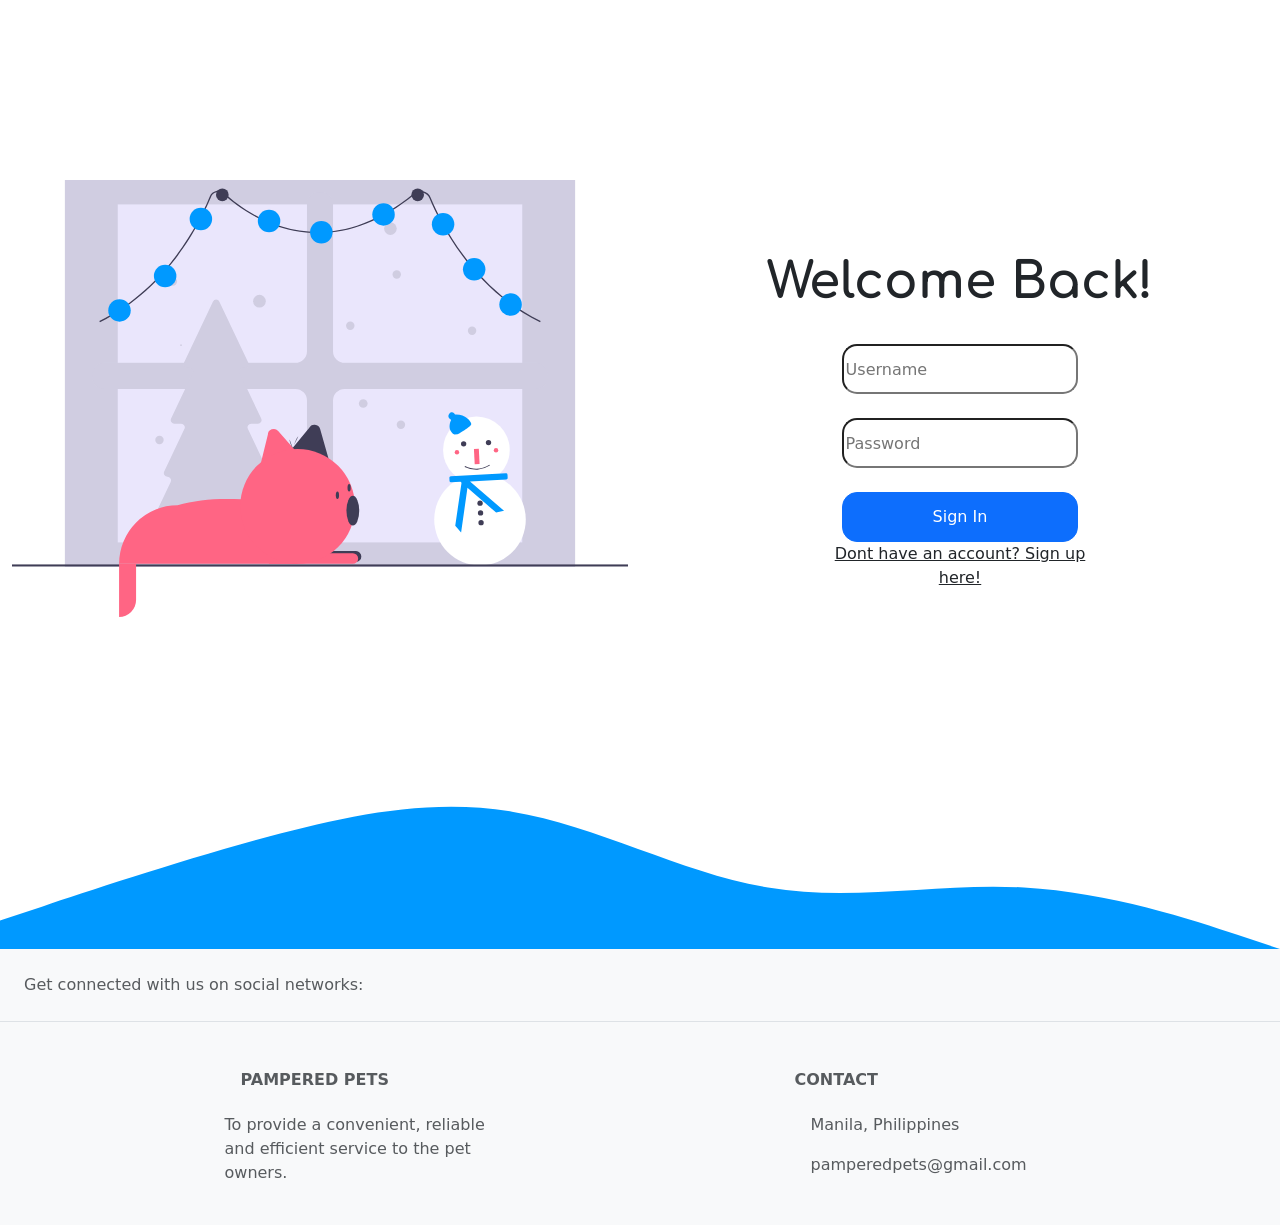
<file: html/signin.html>
<!doctype html>
<html lang="en">
  <head>
    <meta charset="utf-8">
    <meta name="viewport" content="width=device-width, initial-scale=1">
    <link href="../assets/style.css" rel="stylesheet">
    <link href="https://cdn.jsdelivr.net/npm/bootstrap@5.0.2/dist/css/bootstrap.min.css" rel="stylesheet" integrity="sha384-EVSTQN3/azprG1Anm3QDgpJLIm9Nao0Yz1ztcQTwFspd3yD65VohhpuuCOmLASjC" crossorigin="anonymous">
    <script src="https://cdn.jsdelivr.net/npm/@popperjs/core@2.9.2/dist/umd/popper.min.js" integrity="sha384-IQsoLXl5PILFhosVNubq5LC7Qb9DXgDA9i+tQ8Zj3iwWAwPtgFTxbJ8NT4GN1R8p" crossorigin="anonymous"></script>
    <script src="https://cdn.jsdelivr.net/npm/bootstrap@5.0.2/dist/js/bootstrap.min.js" integrity="sha384-cVKIPhGWiC2Al4u+LWgxfKTRIcfu0JTxR+EQDz/bgldoEyl4H0zUF0QKbrJ0EcQF" crossorigin="anonymous"></script>
    <title>Sign In | Pampered Pets</title>
  </head>
  <body>
    
    <div class="container-fluid index">
      <div class="row">
          <div class="col-md-6">
            <img src="../images/signin.svg" class="pagelog">
           </div>
             <div class="col-md-6">
               <br><br><br>
                <h1 class="brandtitle" style="font-size: 50px;"><b>Welcome Back!</b></h1><br>
                <div class="row">
                    <div class="col-md-3"></div>
                    <div class="col-md-6">
                        <div style="text-align: center;">
                            <form method="POST" action="../actions/signincont.php">
                            <input type="text" class="inplog" placeholder="Username" name="username" required><br><br>
                            <input type="password" class="inplog" placeholder="Password" name="password" required><br><br>
                            <button type="submit" class="inplog btn btn-primary" name="signin" style="border-radius:15px;">Sign In</button><br>
                            <a class="text-dark" href="../html/signup.html">Dont have an account? Sign up here!</a>
                            </form>
                        </div>
                  </div>
                 <div class="col-md-3"></div>
                </div>
              </div>  
          </div>
      </div>
    </div>
   
<br><br>
    <img src="../images/wave.svg" class="footer">
    <!-- Footer -->
<footer class="text-center text-lg-start bg-light text-muted">
  <!-- Section: Social media -->
  <section
    class="d-flex justify-content-center justify-content-lg-between p-4 border-bottom"
  >
    <!-- Left -->
    <div class="me-5 d-none d-lg-block">
      <span>Get connected with us on social networks:</span>
    </div>
    <!-- Left -->

    <!-- Right -->
    <div>
      <a href="" class="me-4 text-reset">
        <i class="fab fa-facebook-f"></i>
      </a>
      <a href="" class="me-4 text-reset">
        <i class="fab fa-twitter"></i>
      </a>
      <a href="" class="me-4 text-reset">
        <i class="fab fa-google"></i>
      </a>
      <a href="" class="me-4 text-reset">
        <i class="fab fa-instagram"></i>
      </a>
      <a href="" class="me-4 text-reset">
        <i class="fab fa-linkedin"></i>
      </a>
      <a href="" class="me-4 text-reset">
        <i class="fab fa-github"></i>
      </a>
    </div>
    <!-- Right -->
  </section>
  <!-- Section: Social media -->

  <!-- Section: Links  -->
  <section class="">
    <div class="container text-center text-md-start mt-5">
      <!-- Grid row -->
      <div class="row mt-3">
        <!-- Grid column -->

        <div class="col-md-3 col-lg-4 col-xl-3 mx-auto mb-4">
          <!-- Content -->
          <h6 class="text-uppercase fw-bold mb-4">
            <i class="fas fa-gem me-3"></i>Pampered Pets
          </h6>
          <p>
           To provide a convenient, reliable and efficient service to the pet owners.
          </p>
        </div>
        <!-- Grid column -->

       
 
        <div class="col-md-4 col-lg-3 col-xl-3 mx-auto mb-md-0 mb-4">
          <!-- Links -->
          <h6 class="text-uppercase fw-bold mb-4">
            Contact
          </h6>
          <p><i class="fas fa-home me-3"></i>Manila, Philippines</p>
          <p>
            <i class="fas fa-envelope me-3"></i>
            pamperedpets@gmail.com
          </p>
     
        </div>
        <!-- Grid column -->
      </div>
      <!-- Grid row -->
    </div>
  </section>

</footer>
<!-- Footer -->

  </body>
</html>
</file>
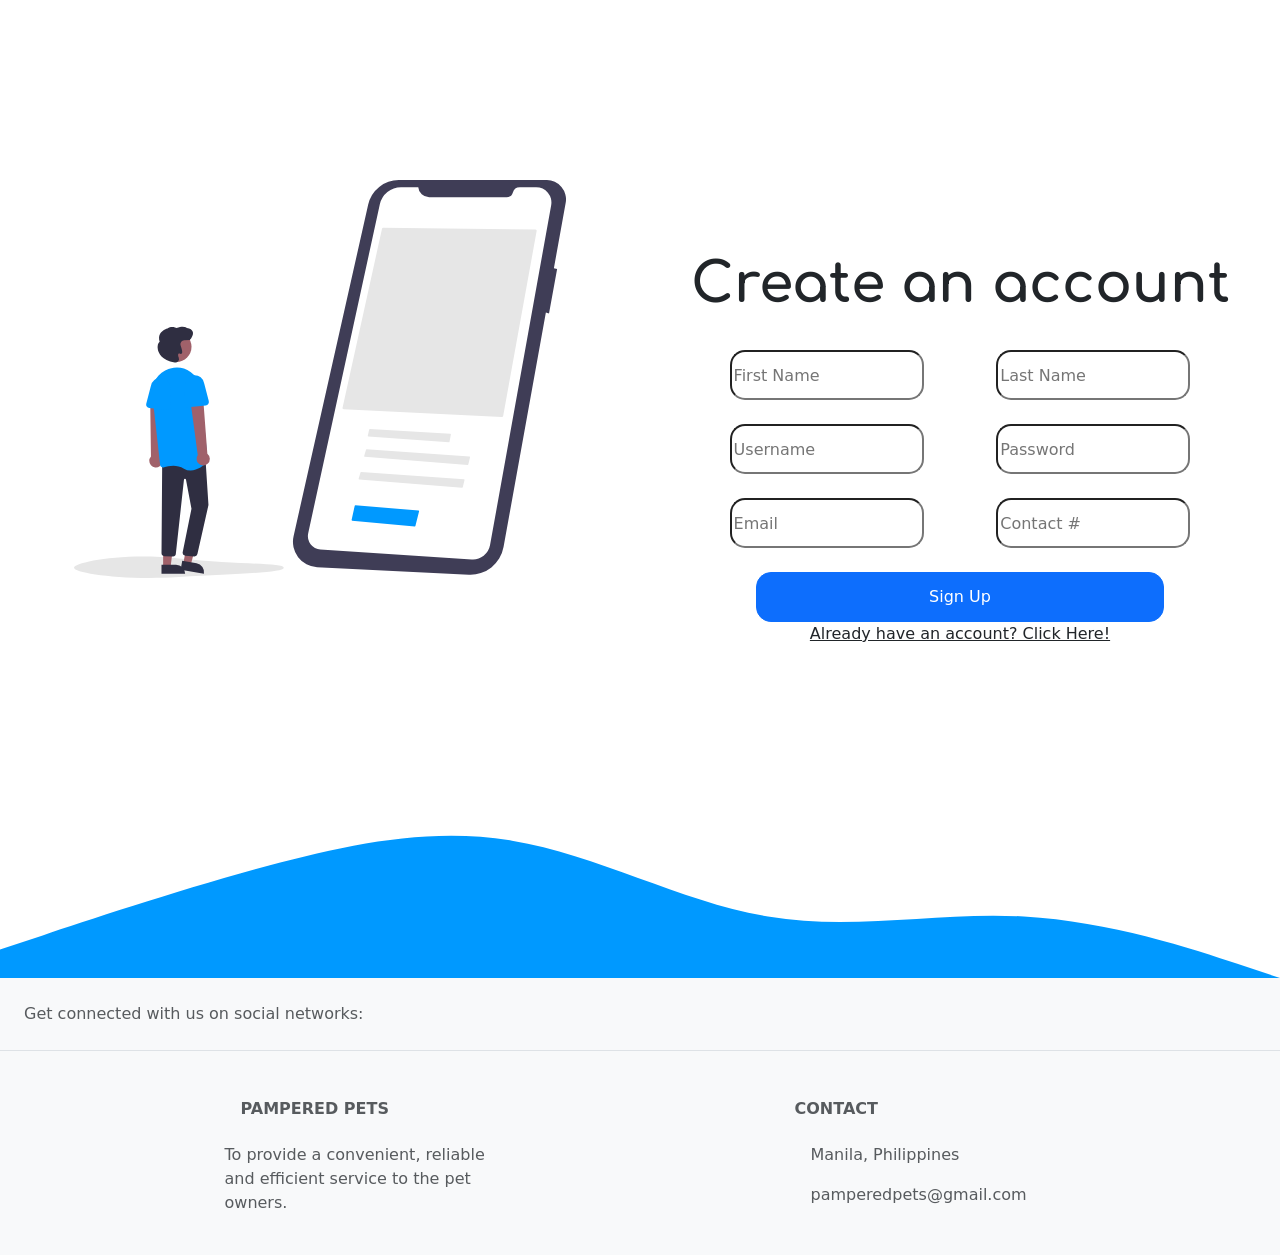
<file: html/signup.html>
<!doctype html>
<html lang="en">
  <head>
    <meta charset="utf-8">
    <meta name="viewport" content="width=device-width, initial-scale=1">
    <link href="../assets/style.css" rel="stylesheet">
    <link href="https://cdn.jsdelivr.net/npm/bootstrap@5.0.2/dist/css/bootstrap.min.css" rel="stylesheet" integrity="sha384-EVSTQN3/azprG1Anm3QDgpJLIm9Nao0Yz1ztcQTwFspd3yD65VohhpuuCOmLASjC" crossorigin="anonymous">
    <script src="https://cdn.jsdelivr.net/npm/@popperjs/core@2.9.2/dist/umd/popper.min.js" integrity="sha384-IQsoLXl5PILFhosVNubq5LC7Qb9DXgDA9i+tQ8Zj3iwWAwPtgFTxbJ8NT4GN1R8p" crossorigin="anonymous"></script>
    <script src="https://cdn.jsdelivr.net/npm/bootstrap@5.0.2/dist/js/bootstrap.min.js" integrity="sha384-cVKIPhGWiC2Al4u+LWgxfKTRIcfu0JTxR+EQDz/bgldoEyl4H0zUF0QKbrJ0EcQF" crossorigin="anonymous"></script>
    <title>Sign Up | Pampered Pets</title>
  </head>
  <body>
    
    <div class="container-fluid index">
      <div class="row">
          <div class="col-md-6">
              <div class="text-center">
                <img src="../images/signup.svg" style="width: 80%;">
              </div>
          </div>
          <div class="col-md-6">
              <br><br><br>
                <h1 class="brandtitle text-center" style="font-size: 55px;"><b>Create an account</b></h1><br>
                <div class="row">
                     <div class="col-md-1"></div>
                        
                     <div class="col-md-10">
                         <div class="row">
                             <div class="col-md-6">
                             <form method="POST" action="../actions/signupcont.php">
                                <div class="text-center">
                                <input type="text" class="inplog" placeholder="First Name" name="fname" required><br><br>
                                <input type="text" class="inplog" placeholder="Username" name="username" required><br><br>
                                <input type="email" class="inplog" placeholder="Email" name="email" required><br><br>
                                </div>
                                </div> 
                     
                             <div class="col-md-6">
                                <div class="text-center">
                                <input type="text" class="inplog" placeholder="Last Name" name="lname" required><br><br>
                                <input type="password" class="inplog" placeholder="Password" name="password" required><br><br>
                                <input type="number" class="inplog" placeholder="Contact #" name="contact" required><br><br>
                              </div>
                              
                              </div> 
                           </div>
                           <div class="text-center">
                              <button type="submit " class="inplog btn btn-primary" name="signup" style="border-radius:15px;">Sign Up</button><br>
                              <a class="text-dark" href="../html/signin.html">Already have an account? Click Here!</a>
                            </form>
                           </div>
                           
                     </div>
                        
                         
                      <div class="col-md-1"></div>
                </div>
              </div>  
          </div>
      </div>
    </div>
   


<br><br>
    <img src="../images/wave.svg" class="footer">
    <!-- Footer -->
<footer class="text-center text-lg-start bg-light text-muted">
  <!-- Section: Social media -->
  <section
    class="d-flex justify-content-center justify-content-lg-between p-4 border-bottom"
  >
    <!-- Left -->
    <div class="me-5 d-none d-lg-block">
      <span>Get connected with us on social networks:</span>
    </div>
    <!-- Left -->

    <!-- Right -->
    <div>
      <a href="" class="me-4 text-reset">
        <i class="fab fa-facebook-f"></i>
      </a>
      <a href="" class="me-4 text-reset">
        <i class="fab fa-twitter"></i>
      </a>
      <a href="" class="me-4 text-reset">
        <i class="fab fa-google"></i>
      </a>
      <a href="" class="me-4 text-reset">
        <i class="fab fa-instagram"></i>
      </a>
      <a href="" class="me-4 text-reset">
        <i class="fab fa-linkedin"></i>
      </a>
      <a href="" class="me-4 text-reset">
        <i class="fab fa-github"></i>
      </a>
    </div>
    <!-- Right -->
  </section>
  <!-- Section: Social media -->

  <!-- Section: Links  -->
  <section class="">
    <div class="container text-center text-md-start mt-5">
      <!-- Grid row -->
      <div class="row mt-3">
        <!-- Grid column -->

        <div class="col-md-3 col-lg-4 col-xl-3 mx-auto mb-4">
          <!-- Content -->
          <h6 class="text-uppercase fw-bold mb-4">
            <i class="fas fa-gem me-3"></i>Pampered Pets
          </h6>
          <p>
           To provide a convenient, reliable and efficient service to the pet owners.
          </p>
        </div>
        <!-- Grid column -->

       
 
        <div class="col-md-4 col-lg-3 col-xl-3 mx-auto mb-md-0 mb-4">
          <!-- Links -->
          <h6 class="text-uppercase fw-bold mb-4">
            Contact
          </h6>
          <p><i class="fas fa-home me-3"></i>Manila, Philippines</p>
          <p>
            <i class="fas fa-envelope me-3"></i>
            pamperedpets@gmail.com
          </p>
     
        </div>
        <!-- Grid column -->
      </div>
      <!-- Grid row -->
    </div>
  </section>

</footer>
<!-- Footer -->

  </body>
</html>
</file>
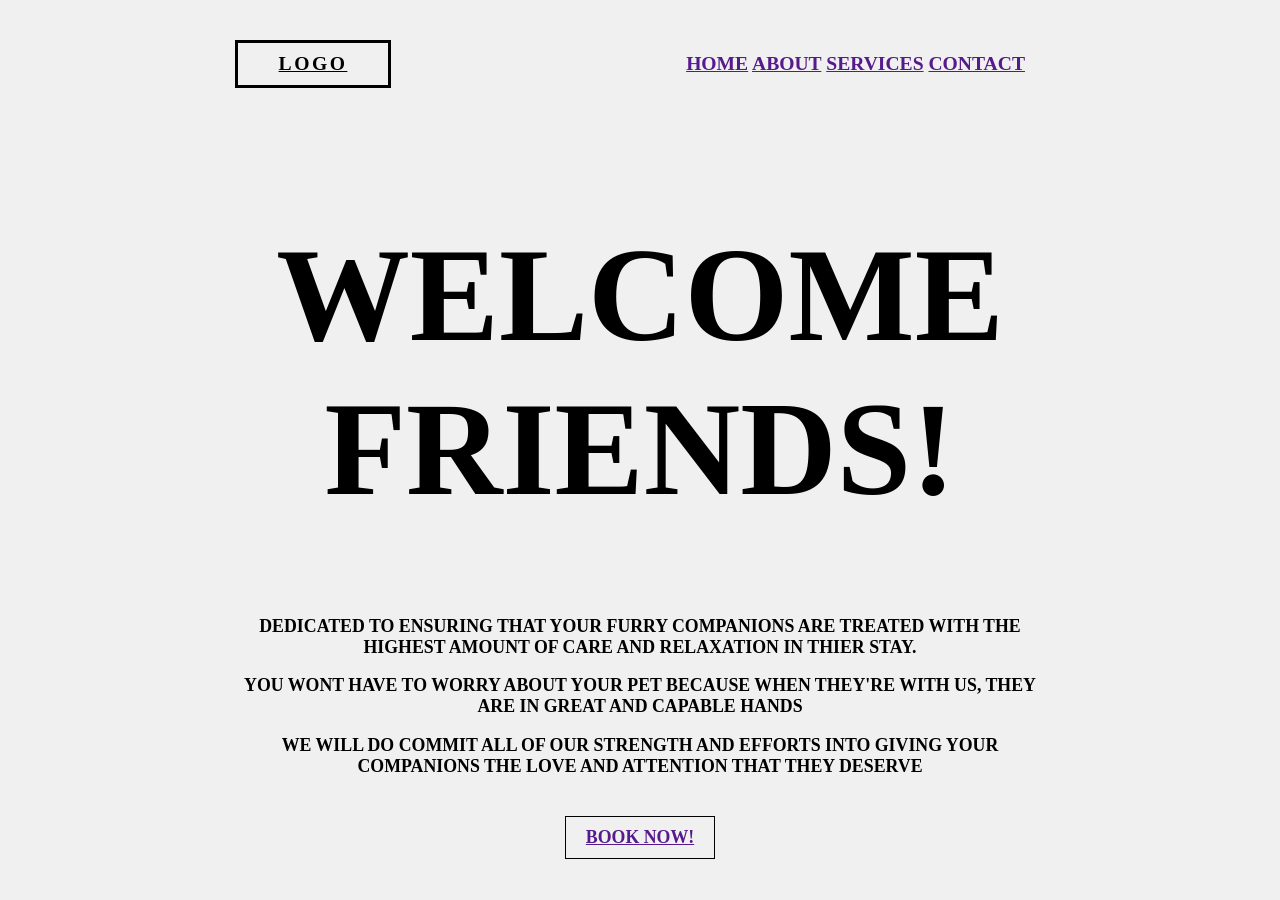
<file: updated_code/homepagenew.html>
<!DOCTYPE hmtl>
<html>
    <head>
        <meta charset="UTF-8">
        <title> Pampered Paws </title>
        <link rel="stylesheet" href="page.css">
    </head>
<body>

    <header class="container">
        <a href="" class="logo">LOGO</a>
        <nav>
            <a  href="">HOME</a> 
            <a  href="">ABOUT</a>
            <a  href="">SERVICES</a>
        
            <a  href="">CONTACT</a>
        </nav>
    </header>
    
    <div class="container">
        <div class="intro">
            <h1 class="intro-title">Welcome <br> Friends!</h1>
            <p>
                Dedicated to ensuring that your furry companions are treated with the highest amount of care and relaxation in thier stay.
            </p>
            <p>
                You wont have to worry about your pet because when they're with us, they are in great and capable hands
            </p>
            <p>
                We will do commit all of our strength and efforts into giving your companions the love and attention that they deserve
            </p>
            <br>
            <a href="" class="btn">Book Now!</a>

        </div>
    </div>
</file>
<file: assets/style.css>
@import url('https://fonts.googleapis.com/css2?family=Comfortaa:wght@700&display=swap');
.index{
    margin-top: 20vh;
}
.pagelog{
    width: 100%;
}
.footer{
    width: 100%;
}
.brandtitle{
    font-family: 'Comfortaa', cursive;
    font-size: 70px;
    font-weight: bolder;
    text-align: center;
}
.btns{
    height: 55px;
    width: 120px;
    font-size: 50px;
}
.inplog{
    width: 80%;
    height: 50px;
    border: .01;
    border-radius: 15px;
}
.dashmenu{
    height:30vh;   
}
</file>
<file: assets/page.css>
*{
    margin: 0;
    padding: 0;
}

body{
    margin: 0;
    padding: 0;
    overflow: scroll;
    background-color: var(--bg);
    font-family: tahoma;
    color: var(--main);
}

header{
    display: flex;
    justify-content: space-between;
    align-items: center;
    font-weight: 900;
    padding: 35px 0;
}

.container{
    width: 1170px;
    margin: auto;
}

nav{
    float: right;
    list-style: none;
    margin-top: 20px;
    padding-right: 10px;
}

nav li{
    display: inline-block;
}

nav a{
    color: #000;
    text-decoration: none;
    padding: 5px 20px;
    font-size: 14;
}

nav a:hover{
    background: #000;
    color: #fff;
}

.logo img{
    width: 270px;
    float: left;
    padding-left: 5%;
    padding-top: 2%;
}

.intro{
     width: 100%;
     text-align: center;
     font-size: 20px;
     text-transform: uppercase;
     font-weight: bold;
     background-image: url(../images/bg_image.jpg);
}

.intro-title{
    color: #000;
    font-size: 45px;
    text-transform: uppercase;
    font-weight: bold;
    margin-top: 10px;
}

.intro-title p{
    font-size: 20px;
}

.btn{
    border: 1px solid #000;
    padding: 10px 75px;
    text-decoration: none;
    text-transform: uppercase;
    font-size: 14px;
    margin-top: 20px;
    display: inline-block;
    color: #000;
}

.btn:hover{
    background-color: #000;
    color: white;
}

.footer{
    width: 100%;
}
</file>
<file: updated_code/page.css>
:root{
    --link:#000;
    --hover:#b00;
    --main:#000;
    --bg:#f0f0f0;
    --size:99vmin;
    --ratio: 1 / 1.1;
    font-size: calc(var(--size) / 100);
}

body{
    margin: 0;
    padding: 0;
    overflow: hidden;
    background-color: var(--bg);
    font family: tahoma;
    color: var(--main);
}

header{
    display: flex;
    justify-content: space-between;
    align-items: center;
    font-weight: 900;
    padding: 40px 0;
}

.container{
    width: calc(var(--size) * var(--ratio));
    margin: 0 auto;
}

.logo{
    width:150px;
    padding:10px 0;
    cursor: pointer;
    position: relative;
    text-align: center;
    border: 3px solid var(--main);
    color: var(--main);
    font-size: 2.2rem;
    text-transform: uppercase;
    font-weight: bold;
    letter-spacing: 2.5px;
    transition: all 0.2s;
}

.logo:hover{
    background: var(--main);
    color: var(--bg);
}

nav{
    display: flex;
}

nav{
    display: inline-block;
    color: #000;
    font-size: 2.2rem;
    font-weight: bold;
    text-transform: uppercase;
    padding: 5px 10px;
    transition: all 300ms ease-in-out;
    margin-right: 10px;
}

nav a:hover{
     color: var(--hover);
}

.intro{
     width: 100%;
     text-align: center;
     overflow: hidden;
     font-size: 2rem;
     text-transform: uppercase;
     font-weight: bold;
}

.intro-title{
    color: var(--main);
    font-size: 15rem;
    text-transform: uppercase;
    font-weight: bold;
    margin-top: 10vmin;
}

.intro-title p{
    font-size: 20px;
}

.btn{
    display: inline-block;
    padding: 10px 20px;
    text-align: center;
    border: 1px solid #000;
    cursor: pointer;
    transition: all 300ms ease-in-out;
}

.btn:hover{
    background-color: #000;
    color: var(--bg);
}
</file>
